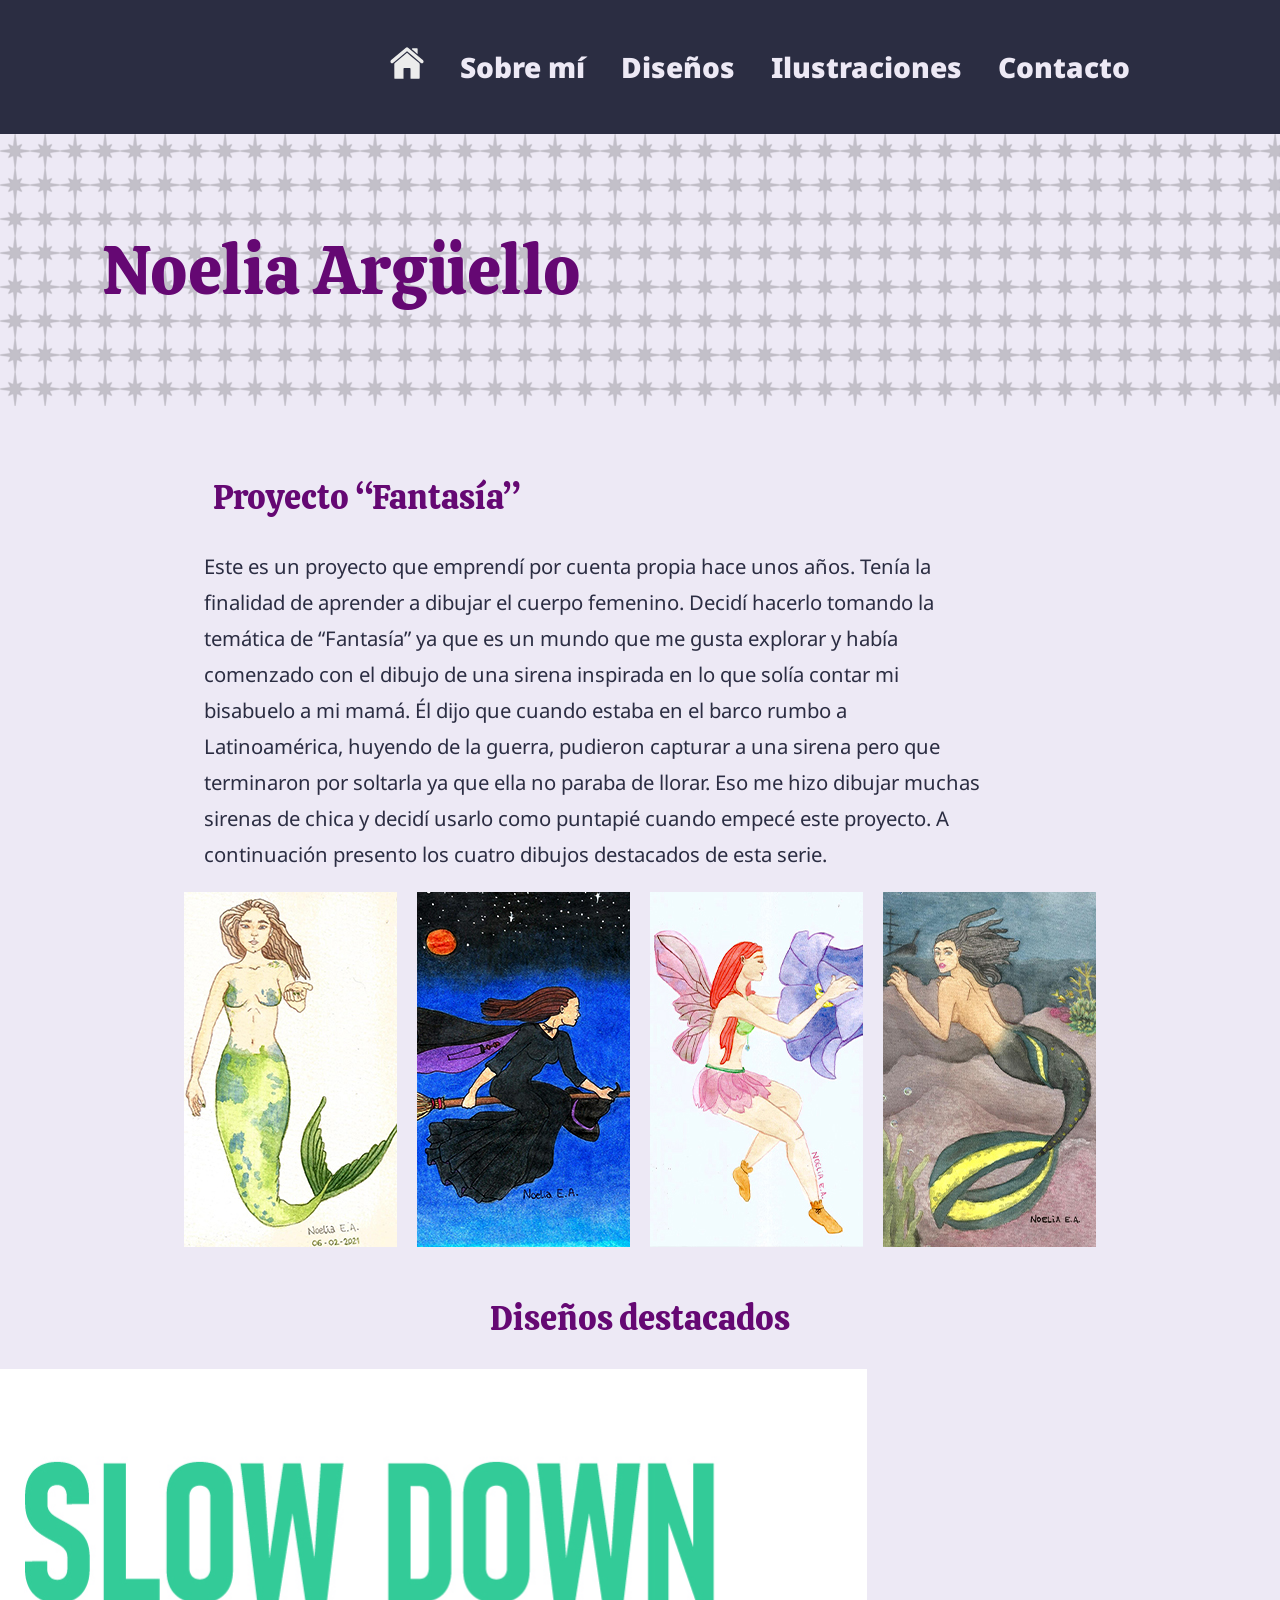
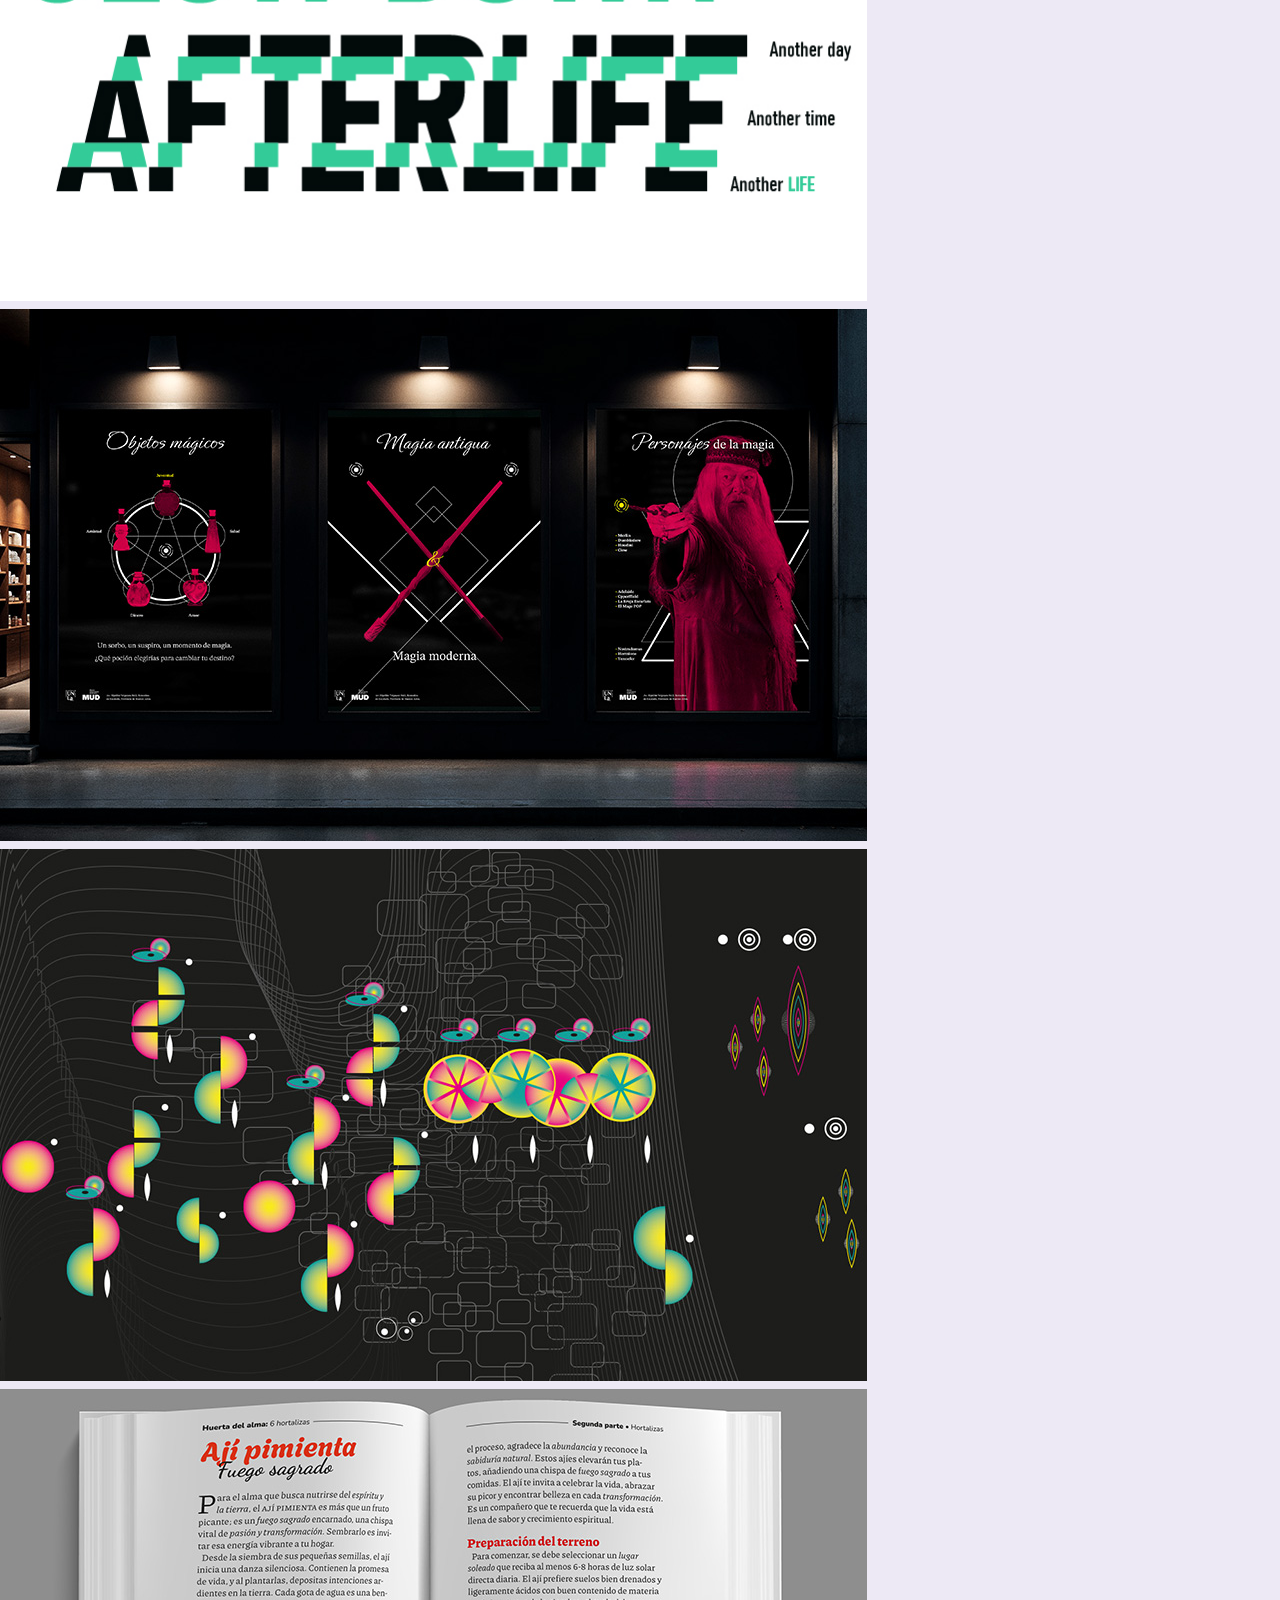
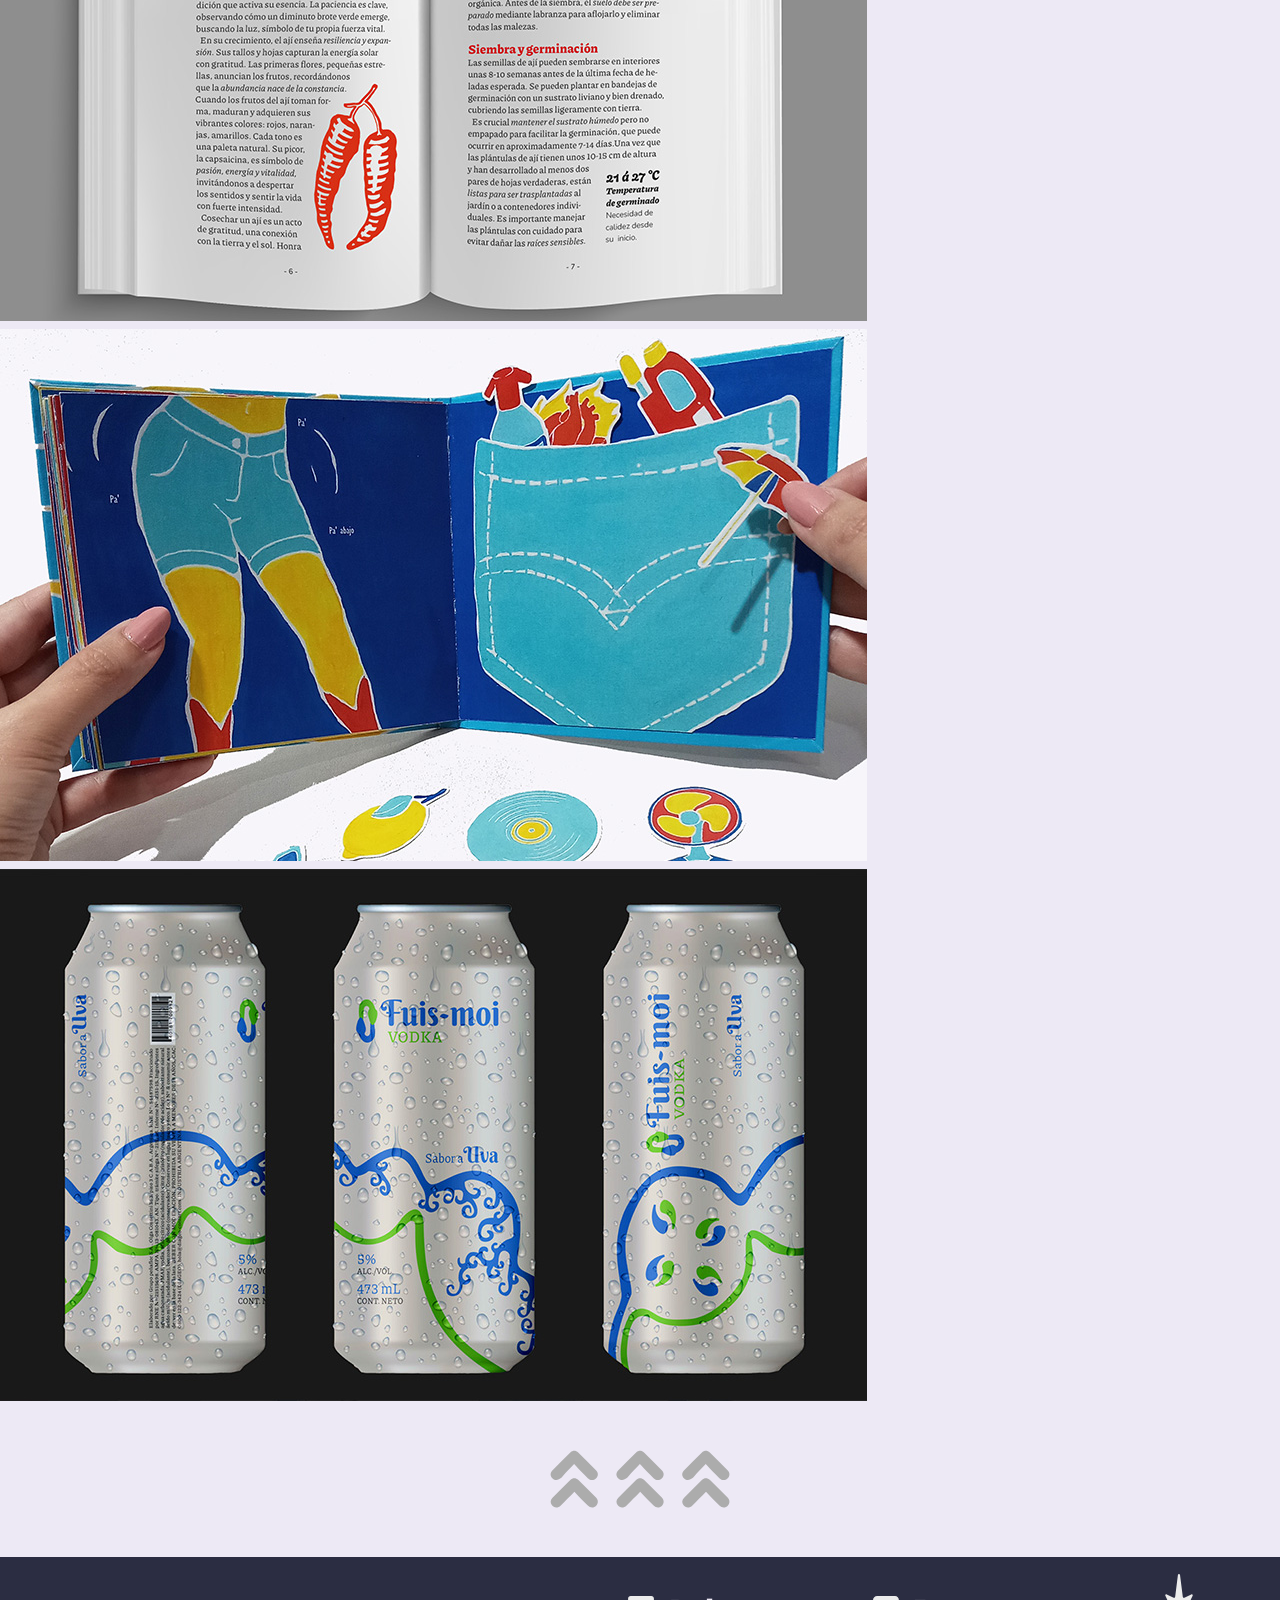
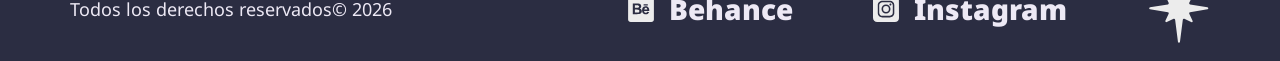
<file: index.html>
<!DOCTYPE html>
<html>
    <head>
        <meta charset="utf-8"/>
        <meta name="viewport" content="width=device-width, initial-scale=1.0">
        <title>Noelia Argüello</title>
        <link rel="stylesheet" href="estilos.css">
        <link rel="icon" type="image/svg+xml" href="img/svg/logo-favicon.svg">
    </head>
    
    <body>
        <header>
            <nav>
                <a href="index.html"><img src="img/svg/casa-inicio-escritorio.svg" alt="Ícono de casa" width="34" height="34"></a>
                <a href="sobre-mi.html">Sobre mí</a>
                <a href="#">Diseños</a>
                <a href="#">Ilustraciones</a>
                <a href="contacto.html">Contacto</a>
            </nav>
        </header>
        
        <main>
            <!--Hero-->
            <section id="hero">             
                <h1>Noelia Argüello</h1>           
            </section>
            <!--Ilustraciones-->
            <section class="ilustraciones">
                <div class="texto-ilustraciones">
                    <h2>Proyecto “Fantasía”</h2>
                    <p>Este es un proyecto que emprendí por cuenta propia hace unos años. Tenía la finalidad de aprender a dibujar el cuerpo femenino. 
Decidí hacerlo tomando la temática de “Fantasía” ya que es un mundo que me gusta explorar y había comenzado con el dibujo de una sirena inspirada en lo que solía contar mi bisabuelo a mi mamá. Él dijo que cuando estaba en el barco rumbo a Latinoamérica, huyendo de la guerra, pudieron capturar a una sirena pero que terminaron por soltarla ya que ella no paraba de llorar. Eso me hizo dibujar muchas sirenas de chica y decidí usarlo como puntapié cuando empecé este proyecto. A continuación presento los cuatro dibujos destacados de esta serie.</p>
                </div>
                <div class="galeria-ilustraciones">
                    <img src="img/ilustraciones-escritorio-thumbnail/ilustracion-1-escritorio-thumbnail.jpg" alt="ilustración sirena" width="213" height="355">
                    <img src="img/ilustraciones-escritorio-thumbnail/ilustracion-2-escritorio-thumbnail.jpg" alt="ilustración bruja" width="213" height="355">
                    <img src="img/ilustraciones-escritorio-thumbnail/ilustracion-3-escritorio-thumbnail.jpg" alt="ilustración hada" width="213" height="355">
                    <img src="img/ilustraciones-escritorio-thumbnail/ilustracion-4-escritorio-thumbnail.jpg" alt="ilustración sirena océano" width="213" height="355">
                </div>
            </section>
            <!--Diseño-->
            <section class="diseño">
                <h2>Diseños destacados</h2>
                <div class="galeria-diseños">
                    <a href="afterlife.html"><img src="img/diseño-escritorio-thumbnail/afterlife-thumbnail.jpg" alt="Afterlife" width="867" height="532"></a>
                    <a href="magia.html"><img src="img/diseño-escritorio-thumbnail/magia-thumbnail.jpg" alt="Magia" width="867" height="532"></a>
                    <a href="notacion.html"><img src="img/diseño-escritorio-thumbnail/notacion-thumbnail.jpg" alt="Notación musical" width="867" height="532"></a>
                    <a href="huerta.html"><img src="img/diseño-escritorio-thumbnail/huerta-thumbnail.jpg" alt="Huerta del alma" width="867" height="532"></a>
                    <a href="fresco.html"><img src="img/diseño-escritorio-thumbnail/fresco-thumbnail.jpg" alt="Fresco" width="867" height="532"></a>
                    <a href="fuis-moi.html"><img src="img/diseño-escritorio-thumbnail/fuis-moi-thumbnail.jpg" alt="Fuis-moi" width="867" height="532"></a>               
                </div>
            </section>
            <a href="index.html"><img src="img/svg/flechas-arriba-escritorio.svg" alt="Ícono flecha hacia arriba" width="200" height="60"></a>
        </main>
        
        <footer>
            <small>Todos los derechos reservados© 2026</small>
            <ul>
                <li>
                    <img src="img/svg/behance-escritorio.svg" alt="Logo Behance" width="26" height="26">
                    <a href="https://www.behance.net/noeliaargello">Behance</a>
                </li>
                <li>
                    <img src="img/svg/instagram-escritorio.svg" alt="Logo Instagram" width="26" height="26">
                    <a href="https://www.instagram.com/noeliaarguello.dg?igsh=MXJ6Z2l2c2hoY2hsZg==">Instagram</a>
                </li>
                <img src="img/svg/logo-lavanda-escritorio.svg" alt="Logo pequeño" width="63" height="73">
            </ul>
        </footer>
    </body>
</html>
</file>
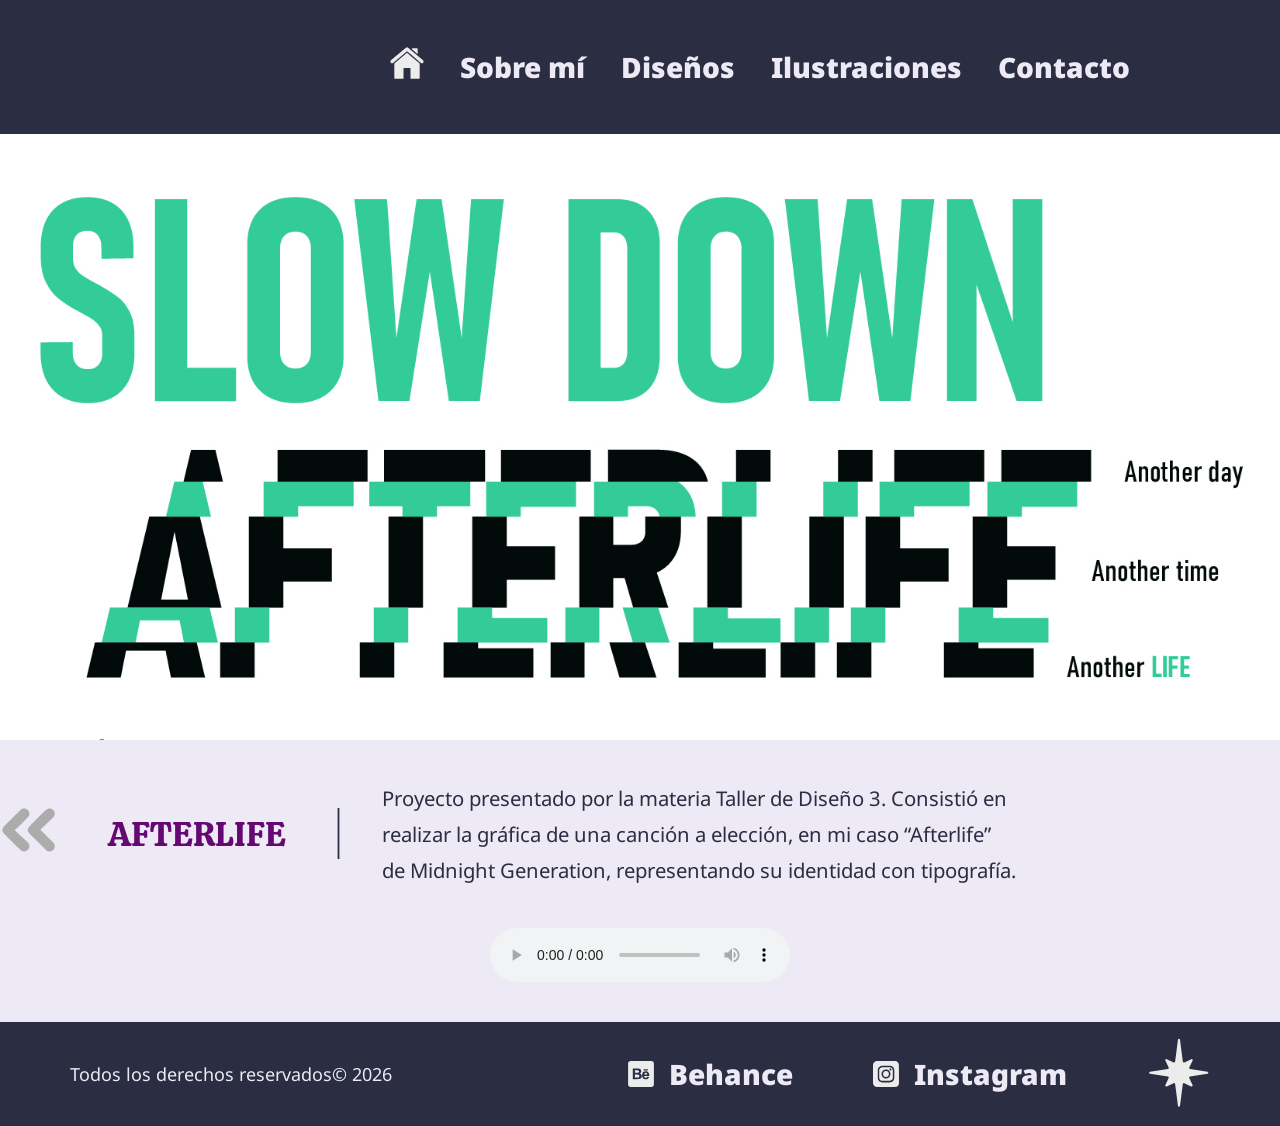
<file: afterlife.html>
<!DOCTYPE html>
<html>
    <head>
        <meta charset="utf-8"/>
        <title>Noelia Argüello</title>
        <link rel="stylesheet" href="estilos.css">
        <link rel="icon" type="image/svg+xml" href="img/svg/logo-favicon.svg">
    </head>
    
    <body>
        <header>
            <nav>
                <a href="index.html"><img src="img/svg/casa-inicio-escritorio.svg" alt="Ícono de casa" width="34" height="34"></a>
                <a href="sobre-mi.html">Sobre mí</a>
                <a href="#">Diseños</a>
                <a href="#">Ilustraciones</a>
                <a href="contacto.html">Contacto</a>
            </nav>
        </header>
        
        <main>
            <img src="img/diseños-escritorio-galeria/afterlife-escritorio-galeria.jpg" alt="TP Afterlife" width="1650" height="780">
            <section class="descripcion-diseño">
                <a href="index.html"><img src="img/svg/flecha-atras.svg" alt="Ícono de flecha hacia atrás" width="57" height="48"></a>
                <h2>AFTERLIFE</h2>
                <img src="img/svg/linea-galeria.svg" alt="línea vertical" width="3" height="85">
                <p>Proyecto presentado por la materia Taller de Diseño 3. Consistió en realizar la gráfica de una canción a elección, en mi caso “Afterlife” de Midnight Generation, representando su identidad  con tipografía.</p>
            </section>
            <audio src="audio/audio-afterlife.mp4" controls autoplay loop width="" height=""></audio>
        </main>
        
        <footer>
            <small>Todos los derechos reservados© 2026</small>
            <ul>
                <li>
                    <img src="img/svg/behance-escritorio.svg" alt="Logo Behance" width="26" height="26"/>
                    <a href="https://www.behance.net/noeliaargello">Behance</a>
                </li>
                <li>
                    <img src="img/svg/instagram-escritorio.svg" alt="Logo Instagram" width="26" height="26"/>
                    <a href="https://www.instagram.com/noeliaarguello.dg?igsh=MXJ6Z2l2c2hoY2hsZg==">Instagram</a>
                </li>
                <img src="img/svg/logo-lavanda-escritorio.svg" alt="Logo pequeño" width="63" height="73"/>
            </ul>
        </footer>
    </body>
</html>
</file>
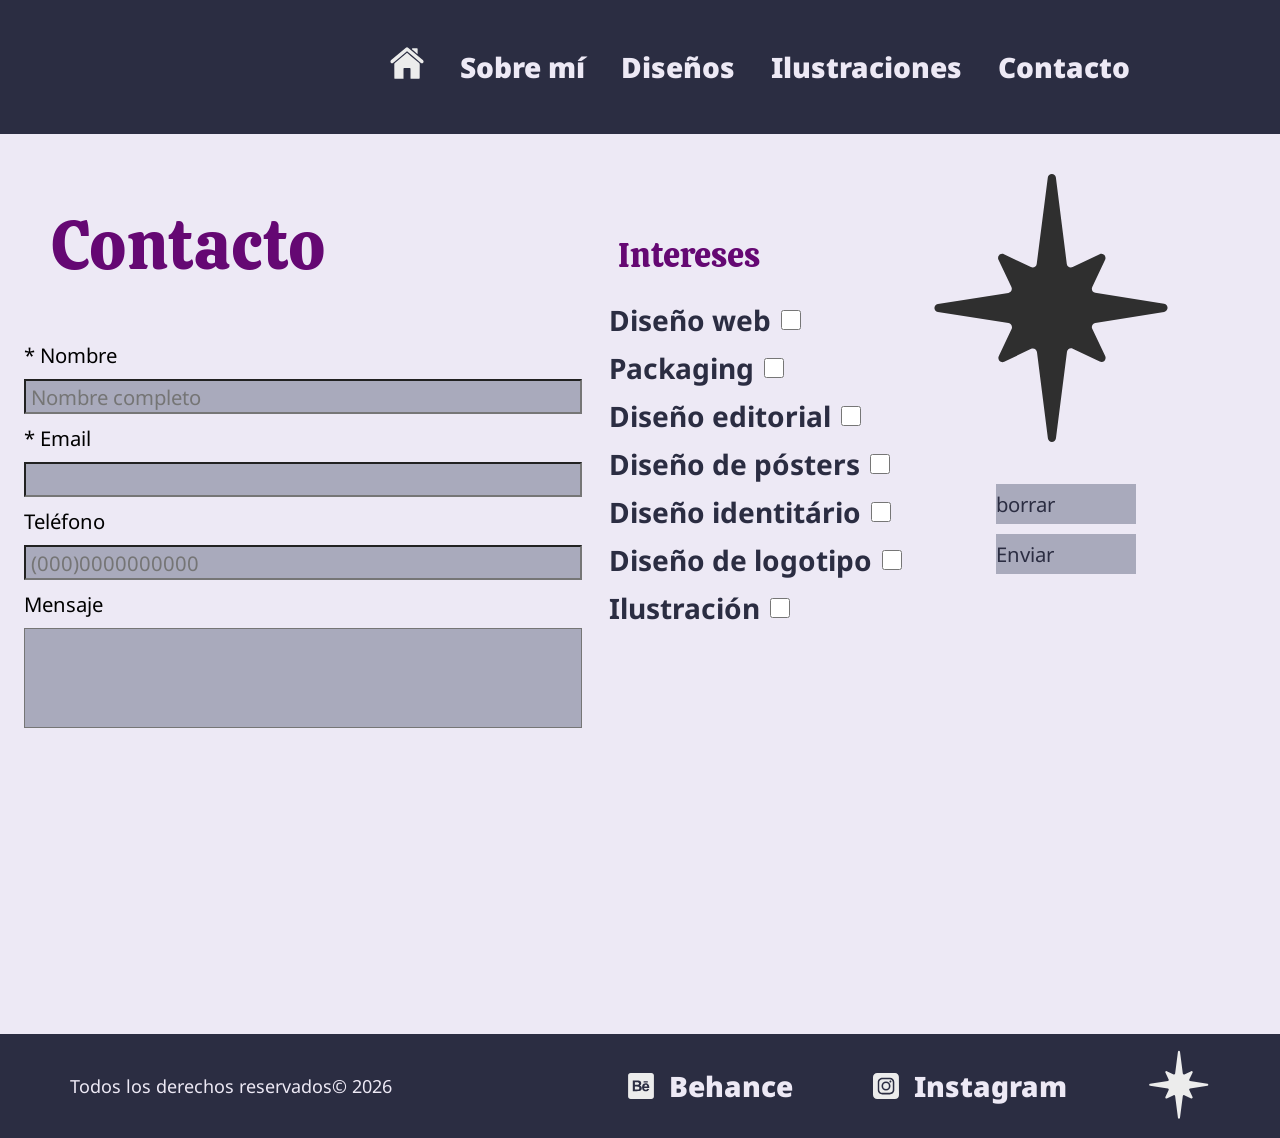
<file: contacto.html>
<!DOCTYPE html>
<html>
    <head>
        <meta charset="utf-8"/>
        <title>Noelia Argüello</title>
        <link rel="stylesheet" href="estilos.css">
        <link rel="icon" type="image/svg+xml" href="img/svg/logo-favicon.svg">
    </head>
    
    <body>
        <header>
            <nav>
                <a href="index.html"><img src="img/svg/casa-inicio-escritorio.svg" alt="Ícono de casa" width="34" height="34"></a>
                <a href="sobre-mi.html">Sobre mí</a>
                <a href="#">Diseños</a>
                <a href="#">Ilustraciones</a>
                <a href="contacto.html">Contacto</a>
            </nav>
        </header>
        
        <main class="main-contacto">
            <section class="contacto">
                <h1>Contacto</h1>
                <form method="post" action="" target="_blank" enctype="text/plain">
                    <label for="nombre">* Nombre</label>
                    <input type="text" name="Nombre" id="Nombre" maxlength="30" placeholder="Nombre completo" required>
                    <label for="Email">* Email</label>
                    <input type="email" name="Email" id="Email" required >
                    <label for="Telefono">Teléfono</label>
                    <input type="tel" name="Telefono" id="Telefono" placeholder="(000)0000000000">
                    <label for="mensaje">Mensaje</label>
                    <textarea name="Mensaje" id="Mensaje" maxlength="600"></textarea>
                </form>
            </section>
            <section class="intereses">
                <h2>Intereses</h2>
                <form method="post" action="mailto:arguello.noelia.93@gmail.com?subject='Email enviado desde el formulario'" target="blank" enctype="text/plain">
                    <label>Diseño web <input type="checkbox" name="intereses" value="Diseño web" id="Diseño web"></label>
                    <label>Packaging <input type="checkbox" name="intereses" value="Packaging" id="Packaging"></label>
                    <label>Diseño editorial <input type="checkbox" name="intereses" value="Diseño editorial" id="Diseño editorial"></label>
                    <label>Diseño de pósters <input type="checkbox" name="intereses" value="Diseño de pósters" id="Diseño de pósters"></label>
                    <label>Diseño identitário <input type="checkbox" name="intereses" value="Diseño identitário" id="Diseño identitário"></label>
                    <label>Diseño de logotipo <input type="checkbox" name="intereses" value="Diseño de logotipo" id="Diseño de logotipo"></label>
                    <label>Ilustración <input type="checkbox" name="intereses" value="Ilustración" id="Ilustración"></label>
                </form>
            </section>
            <section class="botones">
                <img src="img/svg/logo-gris-oscuro.svg" alt="Logo oscuro" width="238" height="270">
                <form method="post" target="blank" enctype="text/plain">
                    <input type="reset" value="borrar">
                    <input type="submit" value="Enviar" formenctype="multipart/form-data">
                </form>
            </section>
        </main>
        
        <footer>
            <small>Todos los derechos reservados© 2026</small>
            <ul>
                <li>
                    <img src="img/svg/behance-escritorio.svg" alt="Logo Behance" width="26" height="26"/>
                    <a href="https://www.behance.net/noeliaargello">Behance</a>
                </li>
                <li>
                    <img src="img/svg/instagram-escritorio.svg" alt="Logo Instagram" width="26" height="26"/>
                    <a href="https://www.instagram.com/noeliaarguello.dg?igsh=MXJ6Z2l2c2hoY2hsZg==">Instagram</a>
                </li>
                <img src="img/svg/logo-lavanda-escritorio.svg" alt="Logo pequeño" width="63" height="73"/>
            </ul>
        </footer>
    </body>
</html>
</file>
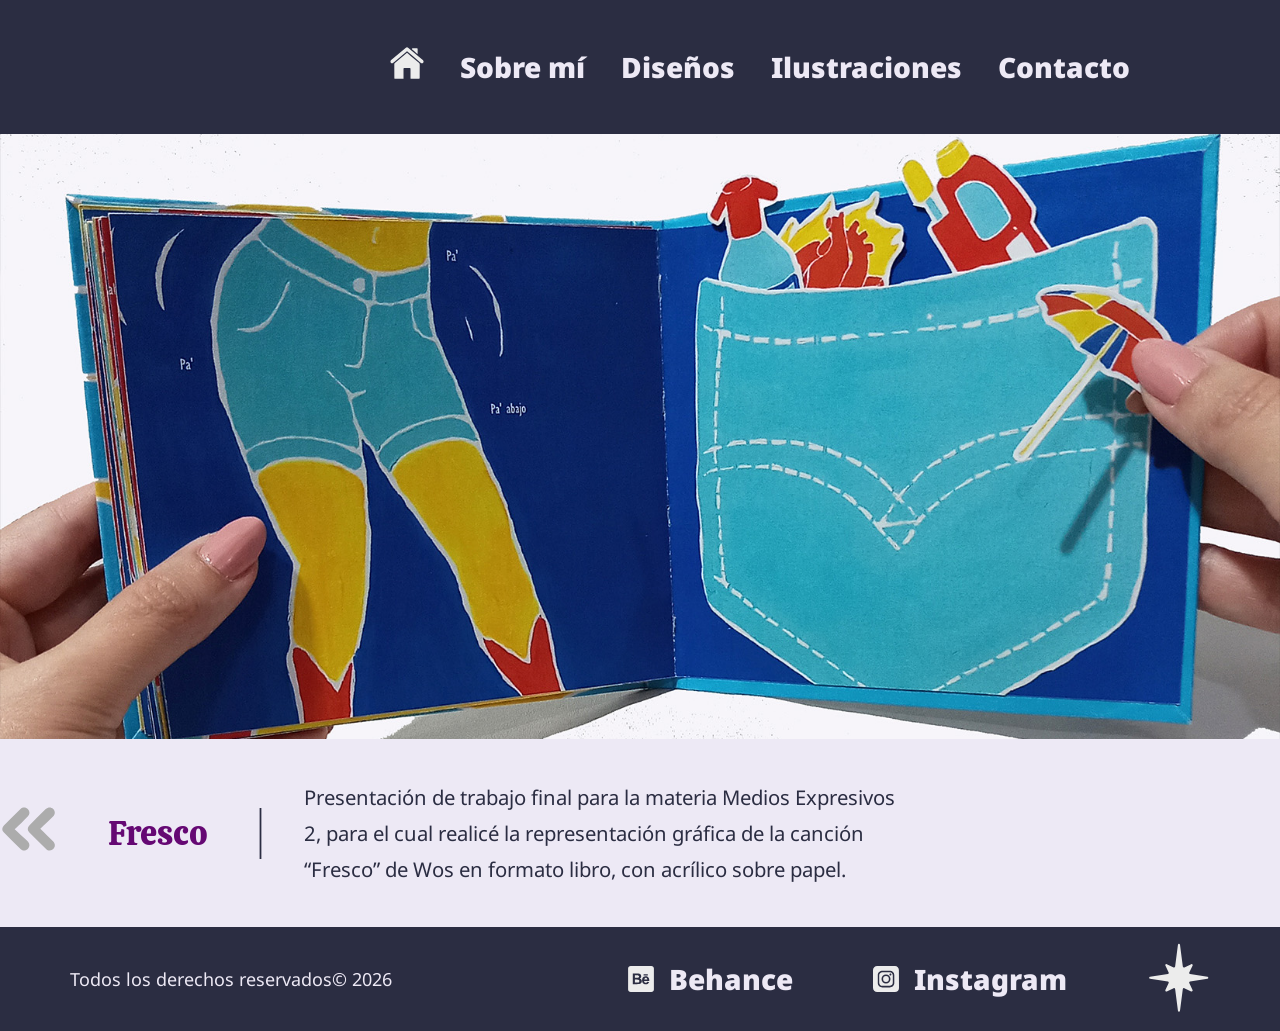
<file: fresco.html>
<!DOCTYPE html>
<html>
    <head>
        <meta charset="utf-8"/>
        <title>Noelia Argüello</title>
        <link rel="stylesheet" href="estilos.css">
        <link rel="icon" type="image/svg+xml" href="img/svg/logo-favicon.svg">
    </head>
    
    <body>
        <header>
            <nav>
                <a href="index.html"><img src="img/svg/casa-inicio-escritorio.svg" alt="Ícono de casa" width="34" height="34"></a>
                <a href="sobre-mi.html">Sobre mí</a>
                <a href="#">Diseños</a>
                <a href="#">Ilustraciones</a>
                <a href="contacto.html">Contacto</a>
            </nav>
        </header>
        
        <main>
            <img src="img/diseños-escritorio-galeria/fresco-escritorio-galeria.jpg" alt="Fotografía del libro Fresco" width="1650" height="780">
            <section class="descripcion-diseño">
                <a href="index.html"><img src="img/svg/flecha-atras.svg" alt="Ícono de flecha hacia atrás" width="57" height="48"></a>
                <h2>Fresco</h2>
                <img src="img/svg/linea-galeria.svg" alt="línea vertical" width="3" height="85">
                <p>Presentación de trabajo final para la materia Medios Expresivos 2, para el cual realicé la representación gráfica de la canción “Fresco” de Wos en formato libro, con acrílico sobre papel.</p>
            </section>
        </main>
        
        <footer>
            <small>Todos los derechos reservados© 2026</small>
            <ul>
                <li>
                    <img src="img/svg/behance-escritorio.svg" alt="Logo Behance" width="26" height="26">
                    <a href="https://www.behance.net/noeliaargello">Behance</a>
                </li>
                <li>
                    <img src="img/svg/instagram-escritorio.svg" alt="Logo Instagram" width="26" height="26">
                    <a href="https://www.instagram.com/noeliaarguello.dg?igsh=MXJ6Z2l2c2hoY2hsZg==">Instagram</a>
                </li>
                <img src="img/svg/logo-lavanda-escritorio.svg" alt="Logo pequeño" width="63" height="73">
            </ul>
        </footer>
    </body>
</html>
</file>
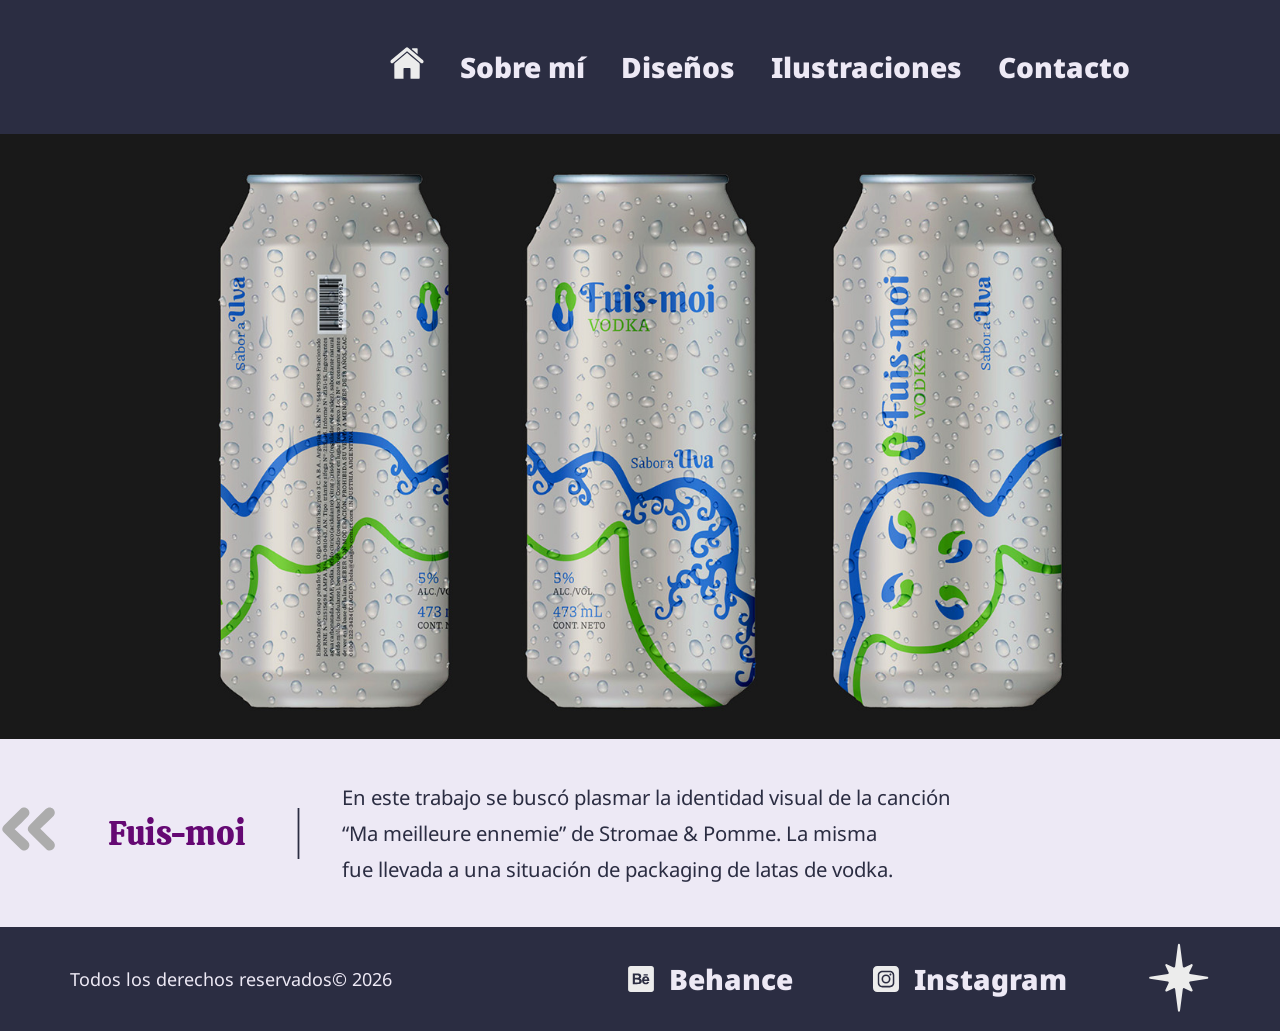
<file: fuis-moi.html>
<!DOCTYPE html>
<html>
    <head>
        <meta charset="utf-8"/>
        <title>Noelia Argüello</title>
        <link rel="stylesheet" href="estilos.css">
        <link rel="icon" type="image/svg+xml" href="img/svg/logo-favicon.svg">
    </head>
    
    <body>
        <header>
            <nav>
                <a href="index.html"><img src="img/svg/casa-inicio-escritorio.svg" alt="Ícono de casa" width="34" height="34"></a>
                <a href="sobre-mi.html">Sobre mí</a>
                <a href="#">Diseños</a>
                <a href="#">Ilustraciones</a>
                <a href="contacto.html">Contacto</a>
            </nav>
        </header>
        
        <main>
            <img src="img/diseños-escritorio-galeria/fuis-moi-escritorio-galeria.jpg" alt="TP Fuis-moi" width="1650" height="780">
            <section class="descripcion-diseño">
                <a href="index.html"><img src="img/svg/flecha-atras.svg" alt="Ícono de flecha hacia atrás" width="57" height="48"></a>
                <h2>Fuis-moi</h2>
                <img src="img/svg/linea-galeria.svg" alt="línea vertical" width="3" height="85">
                <p>En este trabajo se buscó plasmar la identidad visual de la canción “Ma meilleure ennemie” de Stromae & Pomme. La misma fue llevada a una situación de packaging de latas de vodka.</p>
            </section>
        </main>
        
        <footer>
            <small>Todos los derechos reservados© 2026</small>
            <ul>
                <li>
                    <img src="img/svg/behance-escritorio.svg" alt="Logo Behance" width="26" height="26">
                    <a href="https://www.behance.net/noeliaargello">Behance</a>
                </li>
                <li>
                    <img src="img/svg/instagram-escritorio.svg" alt="Logo Instagram" width="26" height="26">
                    <a href="https://www.instagram.com/noeliaarguello.dg?igsh=MXJ6Z2l2c2hoY2hsZg==">Instagram</a>
                </li>
                <img src="img/svg/logo-lavanda-escritorio.svg" alt="Logo pequeño" width="63" height="73">
            </ul>
        </footer>
    </body>
</html>
</file>
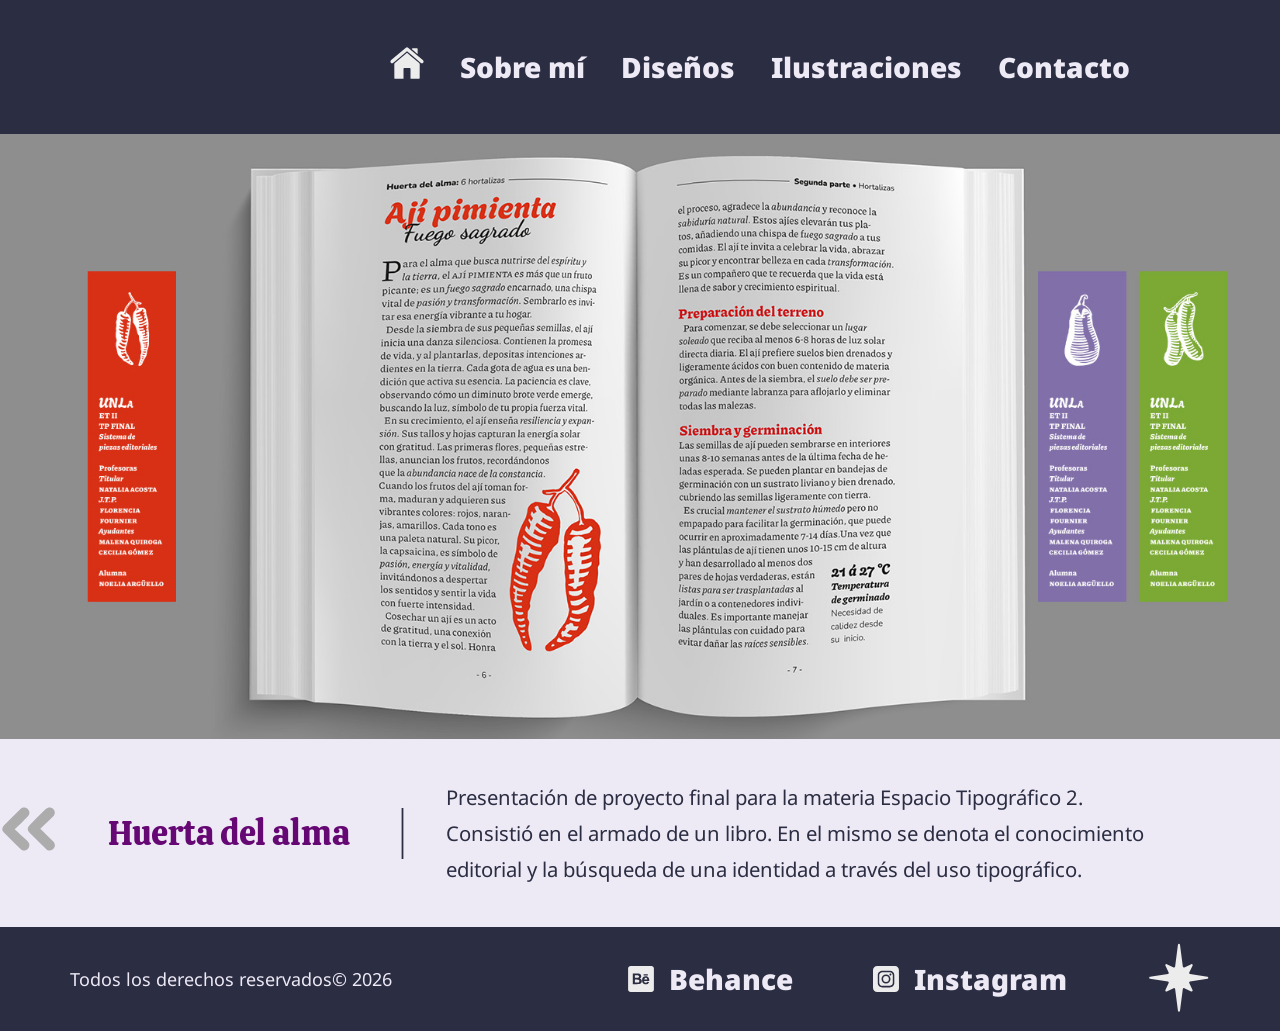
<file: huerta.html>
<!DOCTYPE html>
<html>
    <head>
        <meta charset="utf-8"/>
        <title>Noelia Argüello</title>
        <link rel="stylesheet" href="estilos.css">
        <link rel="icon" type="image/svg+xml" href="img/svg/logo-favicon.svg">
    </head>
    
    <body>
        <header>
            <nav>
                <a href="index.html"><img src="img/svg/casa-inicio-escritorio.svg" alt="Ícono de casa" width="34" height="34"></a>
                <a href="sobre-mi.html">Sobre mí</a>
                <a href="#">Diseños</a>
                <a href="#">Ilustraciones</a>
                <a href="contacto.html">Contacto</a>
            </nav>
        </header>
        
        <main>
            <img src="img/diseños-escritorio-galeria/huerta-escritorio-galeria.jpg" alt="TP Huerta del alma" width="1650" height="780">
            <section class="descripcion-diseño">
                <a href="index.html"><img src="img/svg/flecha-atras.svg" alt="Ícono de flecha hacia atrás" width="57" height="48"></a>
                <h2>Huerta del alma</h2>
                <img src="img/svg/linea-galeria.svg" alt="línea vertical" width="3" height="85">
                <p>Presentación de proyecto final para la materia Espacio Tipográfico 2. Consistió en el armado de un libro. En el mismo se denota el conocimiento editorial y la búsqueda de una identidad a través del uso tipográfico.</p>
            </section>
        </main>
        
        <footer>
            <small>Todos los derechos reservados© 2026</small>
            <ul>
                <li>
                    <img src="img/svg/behance-escritorio.svg" alt="Logo Behance" width="26" height="26">
                    <a href="https://www.behance.net/noeliaargello">Behance</a>
                </li>
                <li>
                    <img src="img/svg/instagram-escritorio.svg" alt="Logo Instagram" width="26" height="26">
                    <a href="https://www.instagram.com/noeliaarguello.dg?igsh=MXJ6Z2l2c2hoY2hsZg==">Instagram</a>
                </li>
                <img src="img/svg/logo-lavanda-escritorio.svg" alt="Logo pequeño" width="63" height="73">
            </ul>
        </footer>
    </body>
</html>
</file>
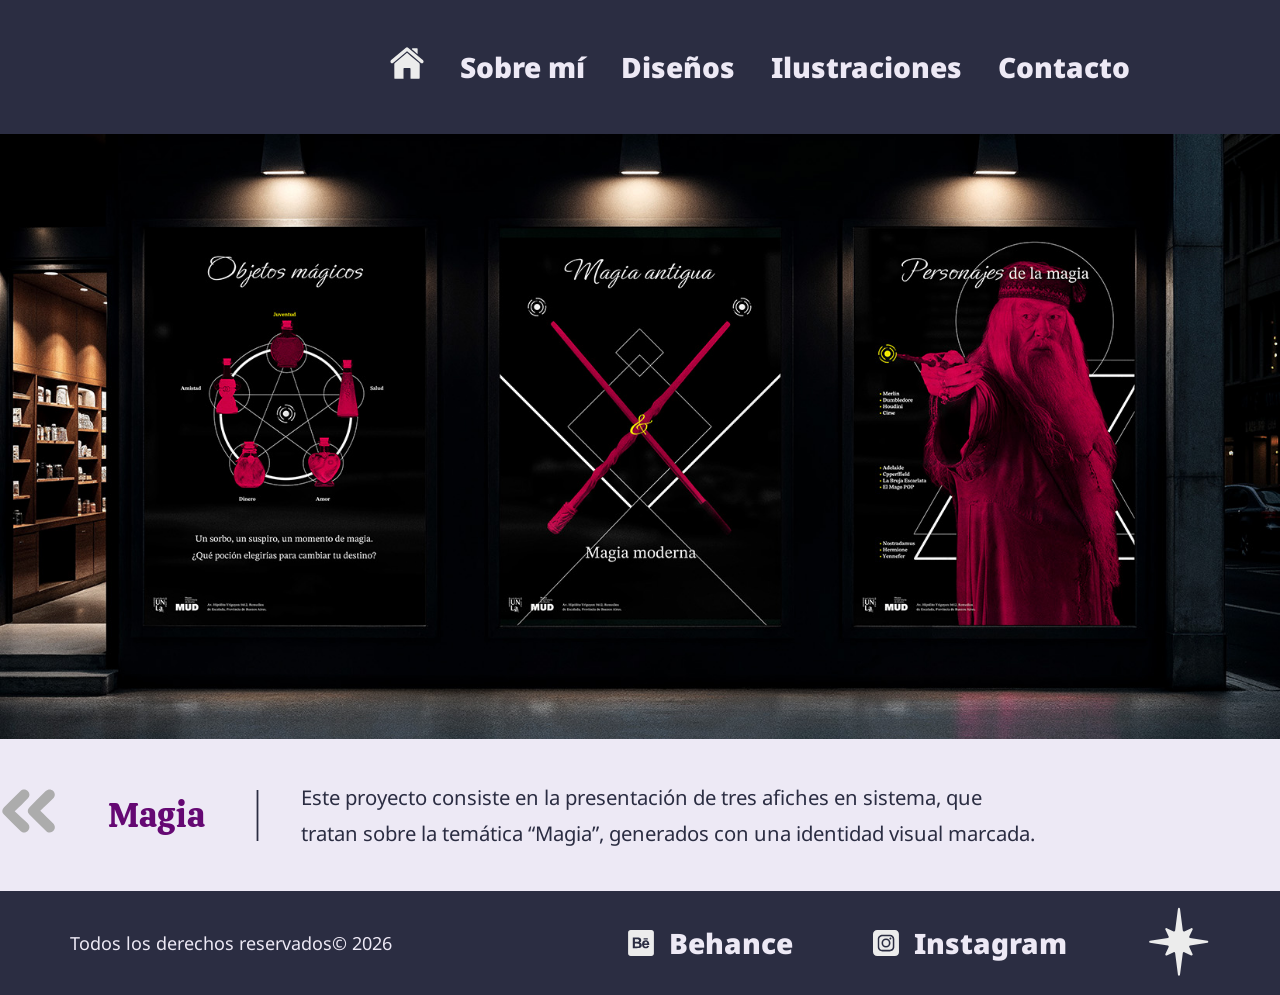
<file: magia.html>
<!DOCTYPE html>
<html>
    <head>
        <meta charset="utf-8"/>
        <title>Noelia Argüello</title>
        <link rel="stylesheet" href="estilos.css">
        <link rel="icon" type="image/svg+xml" href="img/svg/logo-favicon.svg">
    </head>
    
    <body>
        <header>
            <nav>
                <a href="index.html"><img src="img/svg/casa-inicio-escritorio.svg" alt="Ícono de casa" width="34" height="34"></a>
                <a href="sobre-mi.html">Sobre mí</a>
                <a href="#">Diseños</a>
                <a href="#">Ilustraciones</a>
                <a href="contacto.html">Contacto</a>
            </nav>
        </header>
        
        <main>
            <img src="img/diseños-escritorio-galeria/magia-escritorio-galeria.jpg" alt="TP magia" width="1650" height="780">
            <section class="descripcion-diseño">
                <a href="index.html"><img src="img/svg/flecha-atras.svg" alt="Ícono de flecha hacia atrás" width="57" height="48"></a>
                <h2>Magia</h2>
                <img src="img/svg/linea-galeria.svg" alt="línea vertical" width="3" height="85">
                <p>Este proyecto consiste en la presentación de tres afiches en sistema, que tratan sobre la temática “Magia”, generados con una identidad visual marcada.</p>
            </section>
        </main>
        
        <footer>
            <small>Todos los derechos reservados© 2026</small>
            <ul>
                <li>
                    <img src="img/svg/behance-escritorio.svg" alt="Logo Behance" width="26" height="26">
                    <a href="https://www.behance.net/noeliaargello">Behance</a>
                </li>
                <li>
                    <img src="img/svg/instagram-escritorio.svg" alt="Logo Instagram" width="26" height="26">
                    <a href="https://www.instagram.com/noeliaarguello.dg?igsh=MXJ6Z2l2c2hoY2hsZg==">Instagram</a>
                </li>
                <img src="img/svg/logo-lavanda-escritorio.svg" alt="Logo pequeño" width="63" height="73">
            </ul>
        </footer>
    </body>
</html>
</file>
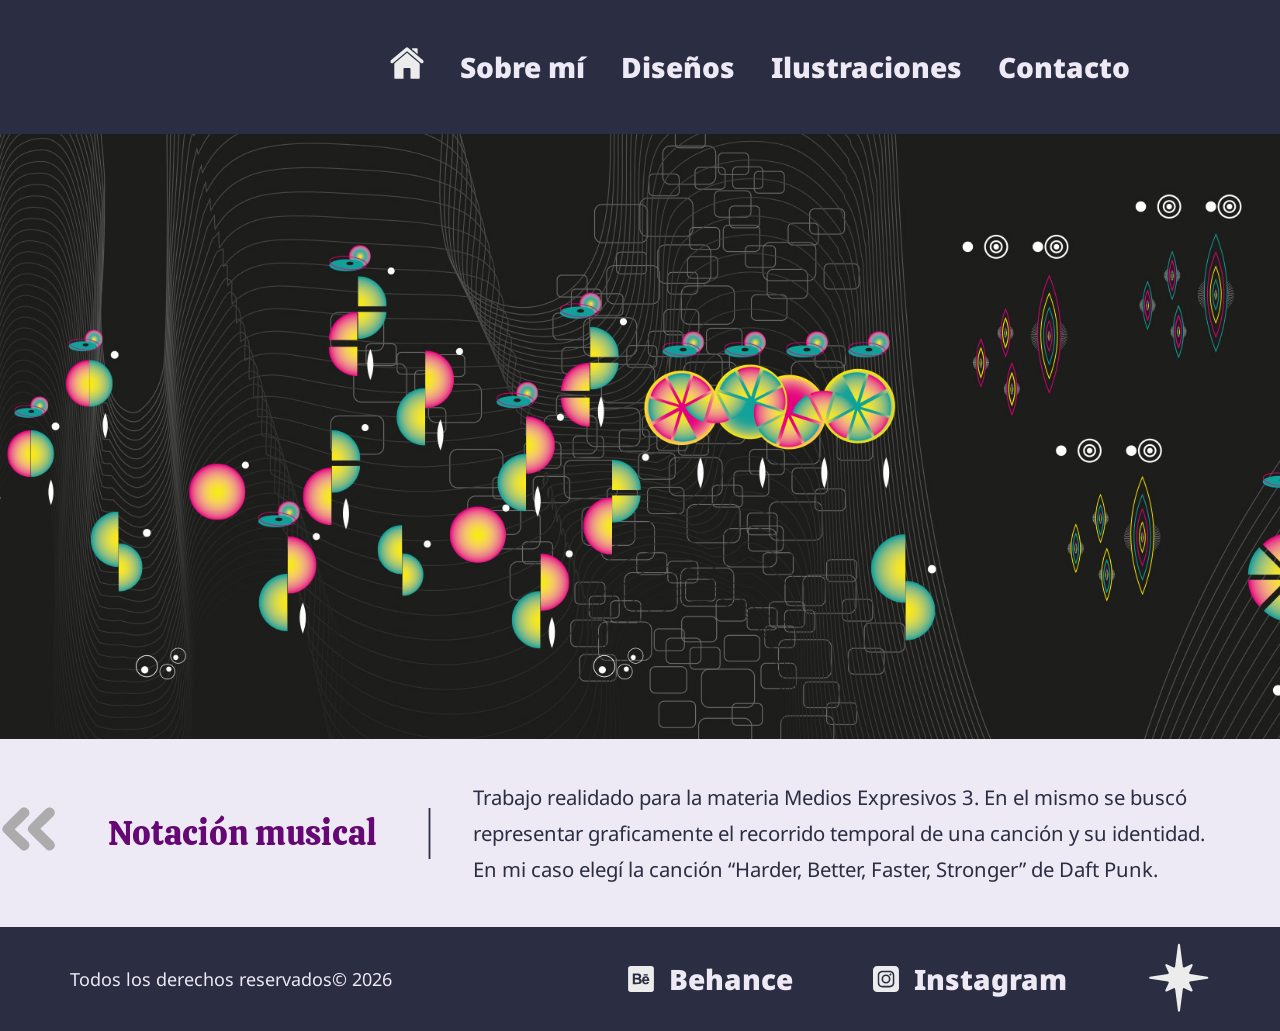
<file: notacion.html>
<!DOCTYPE html>
<html>
    <head>
        <meta charset="utf-8"/>
        <title>Noelia Argüello</title>
        <link rel="stylesheet" href="estilos.css">
        <link rel="icon" type="image/svg+xml" href="img/svg/logo-favicon.svg">
    </head>
    
    <body>
        <header>
            <nav>
                <a href="index.html"><img src="img/svg/casa-inicio-escritorio.svg" alt="Ícono de casa" width="34" height="34"></a>
                <a href="sobre-mi.html">Sobre mí</a>
                <a href="#">Diseños</a>
                <a href="#">Ilustraciones</a>
                <a href="contacto.html">Contacto</a>
            </nav>
        </header>
        
        <main>
            <img src="img/diseños-escritorio-galeria/notacion-escritorio-galeria.jpg" alt="TP Notación" width="1650" height="780">
            <section class="descripcion-diseño">
                <a href="index.html"><img src="img/svg/flecha-atras.svg" alt="Ícono de flecha hacia atrás" width="57" height="48"></a>
                <h2>Notación musical</h2>
                <img src="img/svg/linea-galeria.svg" alt="línea vertical" width="3" height="85">
                <p>Trabajo realidado para la materia Medios Expresivos 3. En el mismo se buscó representar graficamente el recorrido temporal de una canción y su identidad. En mi caso elegí la canción “Harder, Better, Faster, Stronger” de Daft Punk.</p>
            </section>
        </main>
        
        <footer>
            <small>Todos los derechos reservados© 2026</small>
            <ul>
                <li>
                    <img src="img/svg/behance-escritorio.svg" alt="Logo Behance" width="26" height="26">
                    <a href="https://www.behance.net/noeliaargello">Behance</a>
                </li>
                <li>
                    <img src="img/svg/instagram-escritorio.svg" alt="Logo Instagram" width="26" height="26">
                    <a href="https://www.instagram.com/noeliaarguello.dg?igsh=MXJ6Z2l2c2hoY2hsZg==">Instagram</a>
                </li>
                <img src="img/svg/logo-lavanda-escritorio.svg" alt="Logo pequeño" width="63" height="73">
            </ul>
        </footer>
    </body>
</html>
</file>
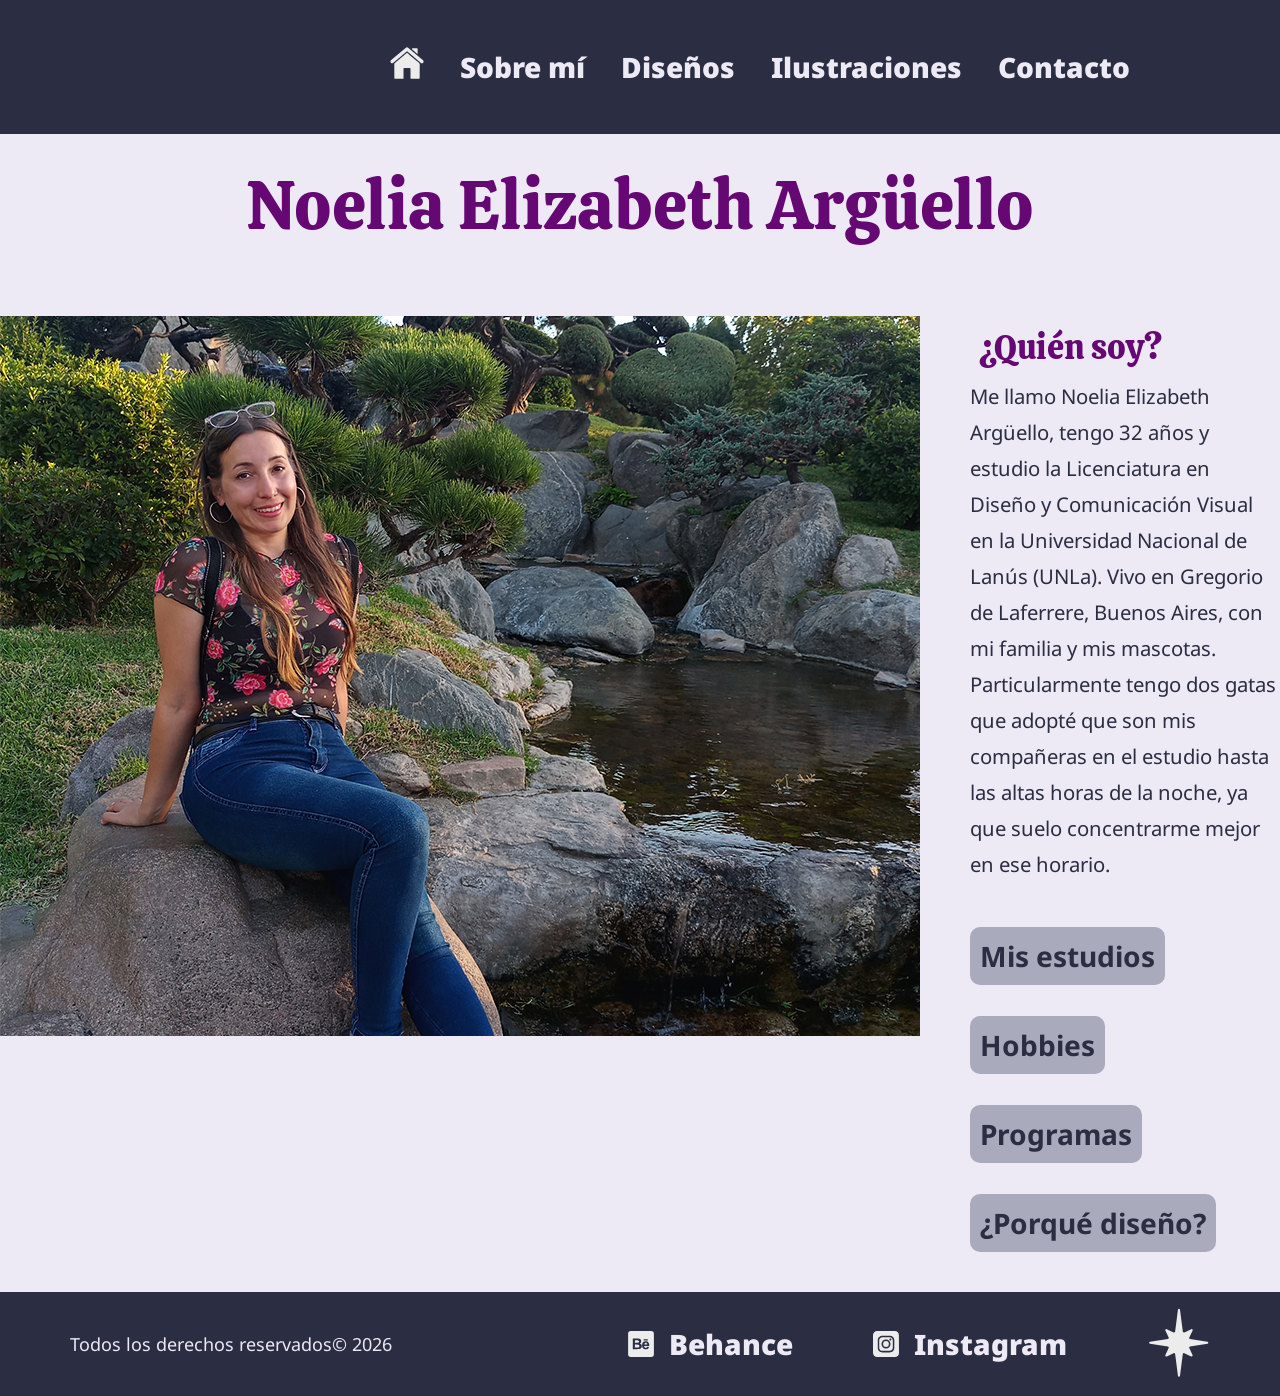
<file: sobre-mi.html>
<!DOCTYPE html>
<html>
    <head>
        <meta charset="utf-8"/>
        <title>Noelia Argüello</title>
        <link rel="stylesheet" href="estilos.css">
        <link rel="icon" type="image/svg+xml" href="img/svg/logo-favicon.svg">
    </head>
    
    <body>
        <header>
            <nav>
                <a href="index.html"><img src="img/svg/casa-inicio-escritorio.svg" alt="Ícono de casa" width="34" height="34"></a>
                <a href="sobre-mi.html">Sobre mí</a>
                <a href="#">Diseños</a>
                <a href="#">Ilustraciones</a>
                <a href="contacto.html">Contacto</a>
            </nav>
        </header>
        
        <main>
            <h1>Noelia Elizabeth Argüello</h1>
            <section class="perfil">
                <img src="img/perfil-escritorio.jpg" alt="Foto de perfil" width="920" height="720">
                <div class="quien-soy">
                    <div class="texto-quien-soy">
                        <h2>¿Quién soy?</h2>
                        <p>Me llamo Noelia Elizabeth Argüello, tengo 32 años y estudio la Licenciatura en Diseño y Comunicación Visual en la Universidad Nacional de Lanús (UNLa). 
Vivo en Gregorio de Laferrere, Buenos Aires, con mi familia y mis mascotas. Particularmente tengo dos gatas que adopté que son mis compañeras en el estudio hasta las altas horas de la noche, ya que suelo concentrarme mejor en ese horario.</p>
                    </div>
                    <div class="botonera">
                        <details>
                            <summary>Mis estudios</summary>
                            <p>En 2011 comencé a estudiar la Licenciatura en psicología en la Universidad de Buenos Aires (UBA). A los años decidí cambiar de carrera y actualmente estudio la Licenciatura en Diseño y Comunicación Visual en la Universidad Nacional de Lanús (UNLa). Estoy cursando el cuarto año de la misma.</p>
                        </details>                 
                        <details>
                            <summary>Hobbies</summary>
                            <p>Me gusta mucho pasar horas dibujando, cantando y tocando la guitarra o aprendiendo sobre un nuevo instrumento (sé algo de harmónica, flauta, teclado y ukelele). Disfruto mucho aprender y aplicar nuevas herramientas de diseño.
También me gusta mucho tomar clases de tango y, aunque aún no pude, me gustaría ir a milongas a bailar.</p>
                        </details>
                        <details>
                            <summary>Programas</summary>
                            <p>Durante el transcurso de la carrera fui aprendiendo sobre todo programas del paquete de Adobe. Con el que mejor me desenvuelvo es Illustrator. Le sigue Pothoshop e In Design. Este último tiempo estuve aprendiendo a trabajar con Figma, así como también a trabajar con Visual Studio Code y Github.</p>
                        </details>
                        <details>
                            <summary>¿Porqué diseño?</summary>
                            <p>Cuando era chica me gustaba probar programas de diseño, editar fotos y videos propios o para el colegio. También ilustraba con los programas que tenía a mano.
Un día en la casa de una amiga vi que su papá estaba armando una página web y me gustó su trabajo. Desde allí la idea me quedó resonando pues sabía que era algo que me gustaría hacer toda la vida.</p>
                        </details>
                    </div>
                </div>
            </section>
        </main>
        
        <footer>
            <small>Todos los derechos reservados© 2026</small>
            <ul>
                <li>
                    <img src="img/svg/behance-escritorio.svg" alt="Logo Behance" width="26" height="26">
                    <a href="https://www.behance.net/noeliaargello">Behance</a>
                </li>
                <li>
                    <img src="img/svg/instagram-escritorio.svg" alt="Logo Instagram" width="26" height="26">
                    <a href="https://www.instagram.com/noeliaarguello.dg?igsh=MXJ6Z2l2c2hoY2hsZg==">Instagram</a>
                </li>
                <img src="img/svg/logo-lavanda-escritorio.svg" alt="Logo pequeño" width="63" height="73">
            </ul>
        </footer>
    </body>
</html>
</file>
<file: estilos.css>
/* css document */
@charset "UTF-8";

@font-face {
    font-family: "calistoga-regular";
    src: url(fonts/Calistoga-Regular.ttf);
    font-weight: normal;
    font-style: normal; }

@font-face {
    font-family: "noto-regular";
    src: url(fonts/NotoSans-Regular.ttf);
    font-weight: normal;
    font-style: normal; }

@font-face {
    font-family: "noto-black";
    src: url(fonts/NotoSans-Black.ttf);
    font-weight: bolder;
    font-style: normal; }

@font-face {
    font-family: "noto-bold";
    src: url(fonts/NotoSans-Bold.ttf);
    font-weight: bold;
    font-style: normal; }

* {
    font-family: 'noto-regular', sans-serif;
    font-size: 1.125rem;
    font-style: normal;
    font-weight: 400;
    line-height: normal;
    list-style: none;
    text-decoration: none;
    text-align:left;
    margin: 0;
    padding:0;
    box-sizing: border-box;
    text-wrap: balance; }

h1 {
    color:#650873;
    font-family: 'calistoga-regular', serif;
    font-size: 3.75rem;
    font-style: normal;
    font-weight: 400;
    line-height: normal;
    margin:3vh; }

h2 {
    color:#650873;
    font-family: 'calistoga-regular', serif;
    font-size: 1.875rem;
    font-style: normal;
    font-weight: 400;
    line-height: normal;
    margin:1vh; }

h3 {
    color: #2B2D42;
    font-family: 'noto-bold', sans-serif;
    font-size: 1.5625rem;
    font-weight: 700;
    line-height: normal; }

footer small {
    color: #EDE9F5;
    font-size: 1rem; }

p {
    color: #2B2D42;
    line-height: 2rem;
    max-width: 800px; }

a {
    font-family: 'noto-black', sans-serif;
    color: #EDE9F5;
    font-size: 1.5625rem;
    font-style: normal;
    font-weight: 900;
    line-height: normal; }

/* css del index */

body {
    display: flex;
    width: 100%;
    flex-direction: column;
    align-items: center;
    background-color: #EDE9F5; }

header {
    display: flex;
    width: 100%;
    height: 134px;
    padding: 40px 75px 40px 40px;
    justify-content: flex-end;
    align-items: center;
    gap: 30px;
    align-self: stretch;
    background: #2B2D42; }

nav {
    display: flex;
    justify-content: flex-end;
    align-items: center;
    flex-wrap: wrap;
    flex-direction: row;
    gap:4vh;
    width:100%;
    max-width:1800px;    
    height: 134px;
    padding: 40px 75px 40px 40px;}

main {
    display: flex;
    width: 100%;
    padding-bottom: 40px;
    flex-direction: column;
    align-items: center;
    gap: 40px;
    align-self: stretch; }

#hero {
    display: flex;
    width: 100%;
    height: 272px;
    padding: 50px 75px;
    align-items: center;
    flex-direction: row;
    background-image: url("img/hero-logo.png");
    background-size: 30px 34px;
    background-repeat: repeat;
    background-color: #EDE9F5; }

.ilustraciones {
    flex-direction: row;
    justify-content: center; }

.texto-ilustraciones {
    display: flex;
    width: 100%;
    max-width: 780px;
    flex-direction: column;
    align-items: flex-start;
    gap: 20px;
    flex-shrink: 0;
    margin: 20px; }

.galeria-ilustraciones {
    display: flex;    
    width: 100%;
    max-width: 953px;
    justify-content: center;
    gap: 20px;
    flex-wrap: wrap; }

.diseño {
    display: flex;
    width: 100%;
    max-width: 1749px;
    flex-direction: column;
    align-items: center;
    align-content: center;
    gap: 20px; }

.galeria-diseños {
    display: flex
    width: 100%;
    max-width: 867;
    align-items: center;
    align-content: center;
    gap: 15px;
    flex-shrink: 0;
    align-self: stretch;
    flex-wrap: wrap;
    aspect-ratio: 57/53; }

footer {
    background: #2B2D42;
    display: flex;
    width: 100%;
    align-items: center;
    justify-content: space-between;
    height: 104px;
    padding: 0 70px;
    align-self: stretch; }

ul {
    display: flex;
    padding: 10px 0;
    justify-content: flex-end;
    align-items: center;
    gap: 80px;}

li {
    display: flex;
    align-items: center;
    gap: 15px; }

img {
    max-width: 100%;
    height: auto;
    object-fit: cover; }

/* css del sobre mi */

.perfil {
    display: flex;
    align-items: flex-start;
    gap: 50px;
    align-self: stretch; }

.quien-soy {
    display: flex;
    width: 780px;
    flex-direction: column;
    align-items: center;
    gap: 45px; }

.botonera {
    display: flex;
    flex-direction: column;
    align-items: flex-start;
    gap: 31px;
    align-self: stretch; }

summary {
    color: #2B2D42;
    background-color: #A9AABC;
    padding: 10px;
    border-radius: 10px;
    font-family: 'noto-bold', sans-serif;
    font-size: 1.5625rem;
    font-weight: 700;
    line-height: normal; }


/* css del contacto */

input[type="text"], 
input[type="email"], 
input[type="tel"], 
textarea {
    width: 100%;
    height: 35px;
    background-color: #A9AABC;
    padding: 5px;
}

textarea {
    height: 100px; 
    resize: none;
}

input[type="checkbox"] {
    width: 20px;
    height: 20px;
}

input[type="submit"], 
input[type="reset"] {
    height: 40px;
    width: 140px;
    background-color: #A9AABC;
    color: #2B2D42;
    cursor: pointer;
    border: none;
}

.borrar {
    background-color: #A9AABC;}

.enviar {
    background-color: #A9AABC; }

.button-form  {
    height: 30px;
    width: 150;
    background-color: #A9AABC; 
    color: #2B2D42;}

.main-contacto {
    display: flex;
    flex-direction: row;
    width: 100%;
    min-height: 100vh;
    padding: 40px 20px;
    justify-content: space-around;
    align-items: flex-start;
    gap: 20px;
    box-sizing: border-box; }

.contacto {
    display: flex;
    width: 45%;
    flex-direction: column;
    align-items: flex-start;
    gap: 25px;
    flex-shrink: 0; }

.intereses {
    display: flex;
    width: 25%;
    flex-direction: column;
    align-items: flex-start;
    gap: 15px;
    flex-shrink: 0; }

.intereses form label {
    color: #2B2D42;
    font-family: 'noto-bold', sans-serif;
    font-size: 1.5625rem;
    font-weight: 700;
    line-height: normal;
    display: flex;
    align-items: center;
    gap: 10px; }

.botones {
    display: flex;
    width: 25%;
    flex-direction: column;
    align-items: center;
    gap: 40px;
    flex-shrink: 0; }

.main-contacto form {
    width: 100%;
    display: flex;
    flex-direction: column;
    gap: 10px; }

/* css de galería */

.descripcion-diseño {
    display: flex;
    flex-direction: row;
    flex-wrap: nowrap;
    align-items: center;
    gap: 42px;
    width: 100%;
    max-width: 1749px;
    margin: 0 auto;}

/* Responsive en 600px para el index */

@media screen and (max-width: 600px) {

    .galeria-diseños img {
        width: 100%;
        min-width: 276px;
        min-height: 170px; }

    .galeria-ilustraciones img  {
        width: 100%;
        min-width: 133px;
        min-height: 220px; }

        .galeria-diseños {
        flex-direction: column;
        padding: 20px;
        gap: 40px; }
    }

/* aplicación de positions para contacto.html */

.botones img  {
        position: relative;
        right: 50px;
    }

.botones input  {
        position: relative;
        left: 50px;
    }


.intereses {
        position: relative;
        top: 50px;
    }
</file>
